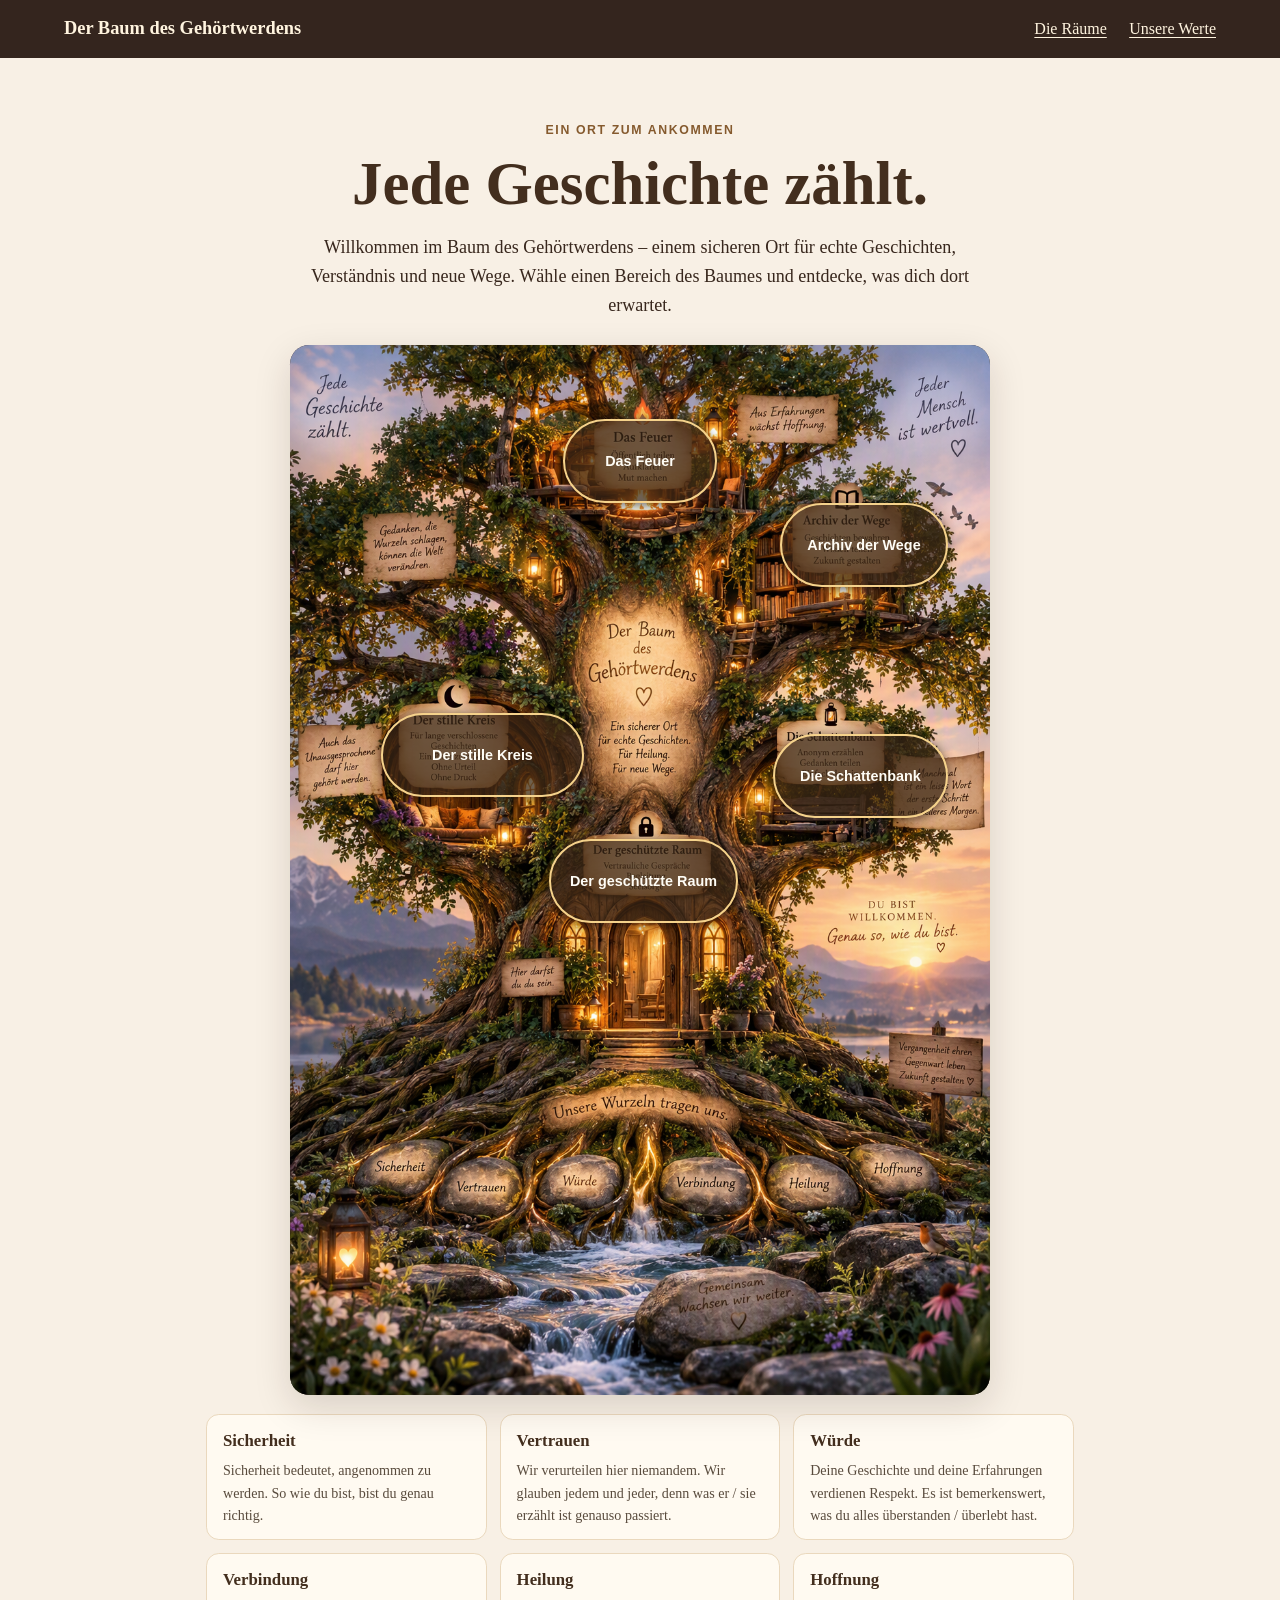
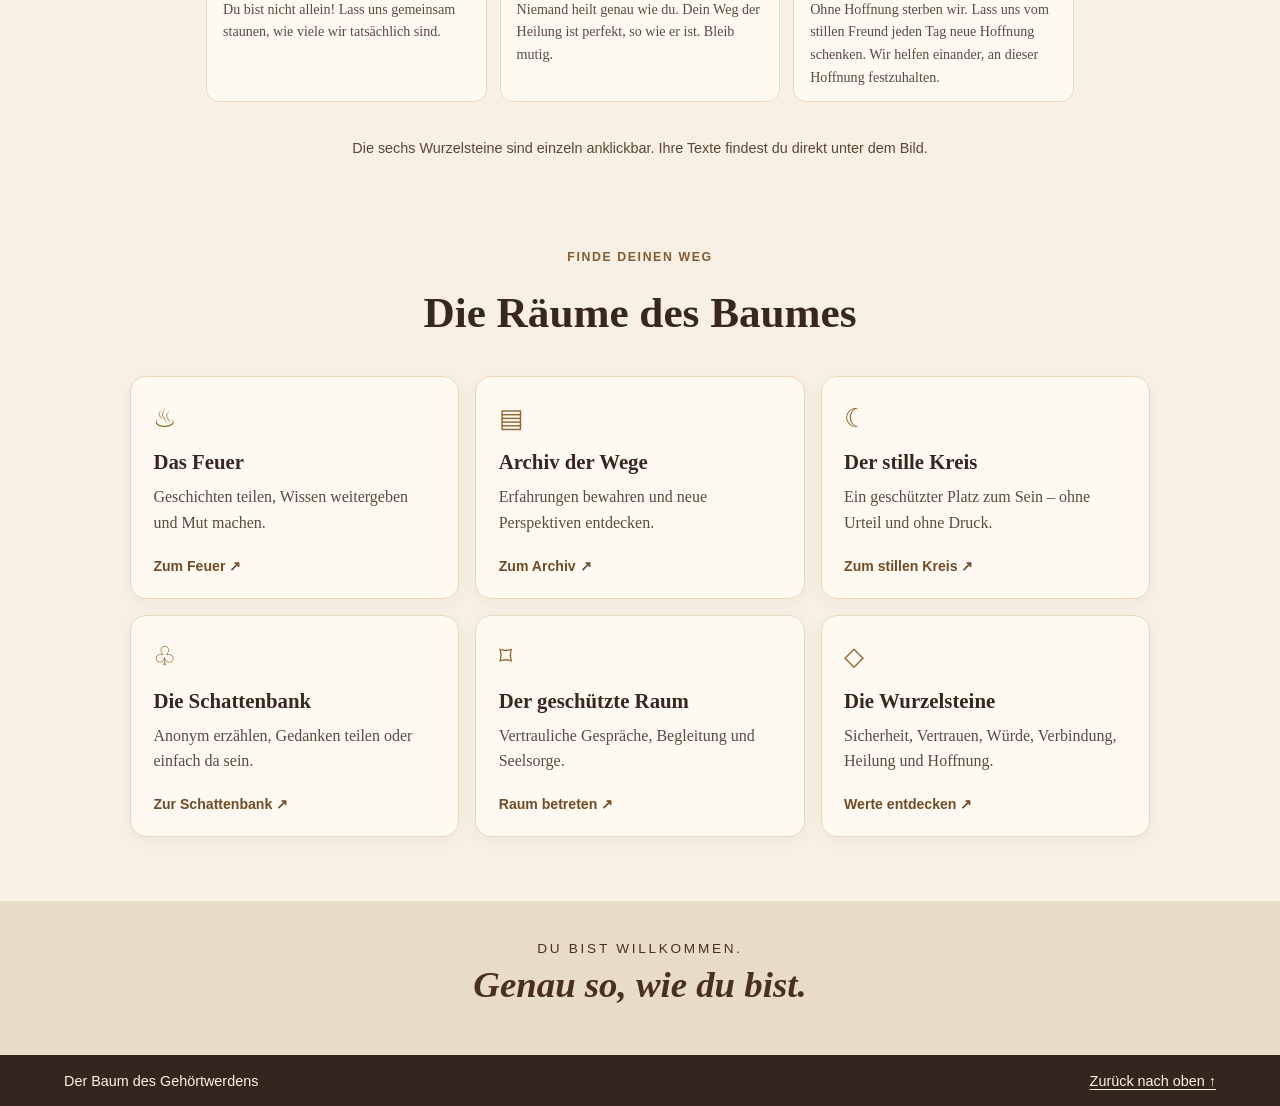
<file: index.html>
<!doctype html>
<html lang="de">
<head>
  <meta charset="utf-8">
  <meta name="viewport" content="width=device-width, initial-scale=1">
  <meta name="theme-color" content="#3c281c">
  <meta name="description" content="Ein sicherer Ort für echte Geschichten, Heilung und neue Wege. Willkommen im Baum des Gehörtwerdens.">
  <title>Der Baum des Gehörtwerdens – Willkommen</title>
  <link rel="stylesheet" href="styles.css">
  <script src="script.js" defer></script>
</head>
<body>
  <a class="sprunglink" href="#hauptinhalt">Direkt zum Inhalt springen</a>
  <header class="kopf">
    <a class="marke" href="index.html" aria-label="Startseite – Der Baum des Gehörtwerdens">Der Baum des Gehörtwerdens</a>
    <nav aria-label="Hauptnavigation">
      <a href="#raeume">Die Räume</a>
      <a href="wurzelsteine/index.html">Unsere Werte</a>
    </nav>
  </header>
  <main id="hauptinhalt">
    <section class="einstieg" aria-labelledby="seitentitel">
      <p class="willkommen">Ein Ort zum Ankommen</p>
      <h1 id="seitentitel">Jede Geschichte zählt.</h1>
      <p class="einstiegstext">Willkommen im Baum des Gehörtwerdens – einem sicheren Ort für echte Geschichten, Verständnis und neue Wege. Wähle einen Bereich des Baumes und entdecke, was dich dort erwartet.</p>
    </section>

    <section class="baumabschnitt" aria-label="Interaktive Karte des Baumes">
      <div class="baumrahmen">
        <img class="baumbild" src="Baum%20des%20Geh%C3%B6rtwerdens.png" alt="Ein leuchtender alter Baum mit Feuerstelle, Bücherarchiv, gemütlichen Rückzugsorten und sechs Wurzelsteinen an einem Bach.">
        <a class="heisspunkt feuer" href="feuer/index.html" aria-label="Das Feuer – zum Teilen und Aufklären"><span>Das Feuer</span></a>
        <a class="heisspunkt archiv" href="archiv/index.html" aria-label="Archiv der Wege – Geschichten bewahren"><span>Archiv der Wege</span></a>
        <a class="heisspunkt kreis" href="stiller-kreis/index.html" aria-label="Der stille Kreis – ein Platz zum Sein"><span>Der stille Kreis</span></a>
        <a class="heisspunkt schattenbank" href="schattenbank/index.html" aria-label="Die Schattenbank – anonym erzählen"><span>Die Schattenbank</span></a>
        <a class="heisspunkt geschuetzter-raum" href="geschuetzter-raum/index.html" aria-label="Der geschützte Raum – vertrauliche Gespräche"><span>Der geschützte Raum</span></a>
        <a class="heisspunkt wurzelstein wurzelstein-sicherheit" href="sicherheit/" aria-label="Sicherheit – Wurzelstein"><span class="nur-lesbar">Sicherheit</span></a>
        <a class="heisspunkt wurzelstein wurzelstein-vertrauen" href="vertrauen/" aria-label="Vertrauen – Wurzelstein"><span class="nur-lesbar">Vertrauen</span></a>
        <a class="heisspunkt wurzelstein wurzelstein-wuerde" href="wuerde/" aria-label="Würde – Wurzelstein"><span class="nur-lesbar">Würde</span></a>
        <a class="heisspunkt wurzelstein wurzelstein-verbindung" href="verbindung/" aria-label="Verbindung – Wurzelstein"><span class="nur-lesbar">Verbindung</span></a>
        <a class="heisspunkt wurzelstein wurzelstein-heilung" href="heilung/" aria-label="Heilung – Wurzelstein"><span class="nur-lesbar">Heilung</span></a>
        <a class="heisspunkt wurzelstein wurzelstein-hoffnung" href="hoffnung/" aria-label="Hoffnung – Wurzelstein"><span class="nur-lesbar">Hoffnung</span></a>
      </div>

      <div class="wurzeltexte" aria-label="Texte der Wurzelsteine">
        <article><h2>Sicherheit</h2><p>Sicherheit bedeutet, angenommen zu werden. So wie du bist, bist du genau richtig.</p></article>
        <article><h2>Vertrauen</h2><p>Wir verurteilen hier niemandem. Wir glauben jedem und jeder, denn was er / sie erzählt ist genauso passiert.</p></article>
        <article><h2>Würde</h2><p>Deine Geschichte und deine Erfahrungen verdienen Respekt. Es ist bemerkenswert, was du alles überstanden / überlebt hast.</p></article>
        <article><h2>Verbindung</h2><p>Du bist nicht allein! Lass uns gemeinsam staunen, wie viele wir tatsächlich sind.</p></article>
        <article><h2>Heilung</h2><p>Niemand heilt genau wie du. Dein Weg der Heilung ist perfekt, so wie er ist. Bleib mutig.</p></article>
        <article><h2>Hoffnung</h2><p>Ohne Hoffnung sterben wir. Lass uns vom stillen Freund jeden Tag neue Hoffnung schenken. Wir helfen einander, an dieser Hoffnung festzuhalten.</p></article>
      </div>
      <p class="bildhinweis">Die sechs Wurzelsteine sind einzeln anklickbar. Ihre Texte findest du direkt unter dem Bild.</p>
    </section>

    <section class="raeume" id="raeume" aria-labelledby="raeume-titel">
      <p class="willkommen">Finde deinen Weg</p>
      <h2 id="raeume-titel">Die Räume des Baumes</h2>
      <div class="kartenraster">
        <a class="raumkarte" href="feuer/index.html"><span class="symbol" aria-hidden="true">♨</span><h3>Das Feuer</h3><p>Geschichten teilen, Wissen weitergeben und Mut machen.</p><span class="weiter">Zum Feuer <span aria-hidden="true">↗</span></span></a>
        <a class="raumkarte" href="archiv/index.html"><span class="symbol" aria-hidden="true">▤</span><h3>Archiv der Wege</h3><p>Erfahrungen bewahren und neue Perspektiven entdecken.</p><span class="weiter">Zum Archiv <span aria-hidden="true">↗</span></span></a>
        <a class="raumkarte" href="stiller-kreis/index.html"><span class="symbol" aria-hidden="true">☾</span><h3>Der stille Kreis</h3><p>Ein geschützter Platz zum Sein – ohne Urteil und ohne Druck.</p><span class="weiter">Zum stillen Kreis <span aria-hidden="true">↗</span></span></a>
        <a class="raumkarte" href="schattenbank/index.html"><span class="symbol" aria-hidden="true">♧</span><h3>Die Schattenbank</h3><p>Anonym erzählen, Gedanken teilen oder einfach da sein.</p><span class="weiter">Zur Schattenbank <span aria-hidden="true">↗</span></span></a>
        <a class="raumkarte" href="geschuetzter-raum/index.html"><span class="symbol" aria-hidden="true">⌑</span><h3>Der geschützte Raum</h3><p>Vertrauliche Gespräche, Begleitung und Seelsorge.</p><span class="weiter">Raum betreten <span aria-hidden="true">↗</span></span></a>
        <a class="raumkarte" href="wurzelsteine/index.html"><span class="symbol" aria-hidden="true">◇</span><h3>Die Wurzelsteine</h3><p>Sicherheit, Vertrauen, Würde, Verbindung, Heilung und Hoffnung.</p><span class="weiter">Werte entdecken <span aria-hidden="true">↗</span></span></a>
      </div>
    </section>
    <section class="schlusswort" aria-label="Einladung"><p>Du bist willkommen.</p><strong>Genau so, wie du bist.</strong></section>
  </main>
  <footer class="fuss"><p>Der Baum des Gehörtwerdens</p><a href="#hauptinhalt">Zurück nach oben ↑</a></footer>
</body>
</html>
</file>
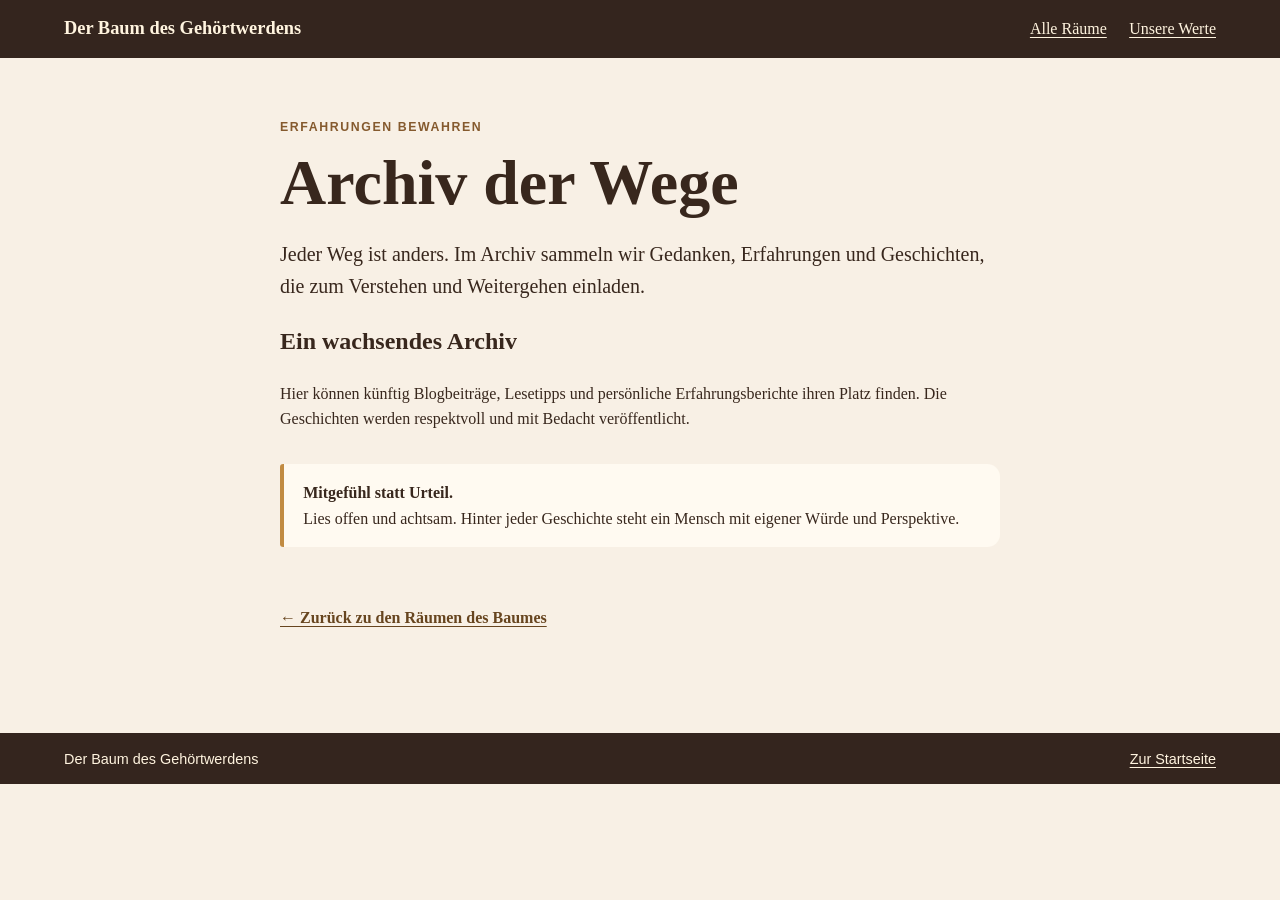
<file: archiv/index.html>
<!doctype html>
<html lang="de"><head><meta charset="utf-8"><meta name="viewport" content="width=device-width, initial-scale=1"><meta name="description" content="Im Archiv der Wege bewahren wir Geschichten und Erfahrungen."><title>Archiv der Wege – Der Baum des Gehörtwerdens</title><link rel="stylesheet" href="../styles.css"></head><body><a class="sprunglink" href="#inhalt">Direkt zum Inhalt springen</a><header class="kopf"><a class="marke" href="../index.html">Der Baum des Gehörtwerdens</a><nav aria-label="Hauptnavigation"><a href="../index.html#raeume">Alle Räume</a><a href="../wurzelsteine/index.html">Unsere Werte</a></nav></header><main id="inhalt" class="unterseite"><article class="sisu"><p class="willkommen">Erfahrungen bewahren</p><h1>Archiv der Wege</h1><p class="lead">Jeder Weg ist anders. Im Archiv sammeln wir Gedanken, Erfahrungen und Geschichten, die zum Verstehen und Weitergehen einladen.</p><h2>Ein wachsendes Archiv</h2><p>Hier können künftig Blogbeiträge, Lesetipps und persönliche Erfahrungsberichte ihren Platz finden. Die Geschichten werden respektvoll und mit Bedacht veröffentlicht.</p><div class="hinweis"><strong>Mitgefühl statt Urteil.</strong><br>Lies offen und achtsam. Hinter jeder Geschichte steht ein Mensch mit eigener Würde und Perspektive.</div><a class="ruecklink" href="../index.html#raeume">← Zurück zu den Räumen des Baumes</a></article></main><footer class="fuss"><p>Der Baum des Gehörtwerdens</p><a href="../index.html">Zur Startseite</a></footer></body></html>
</file>
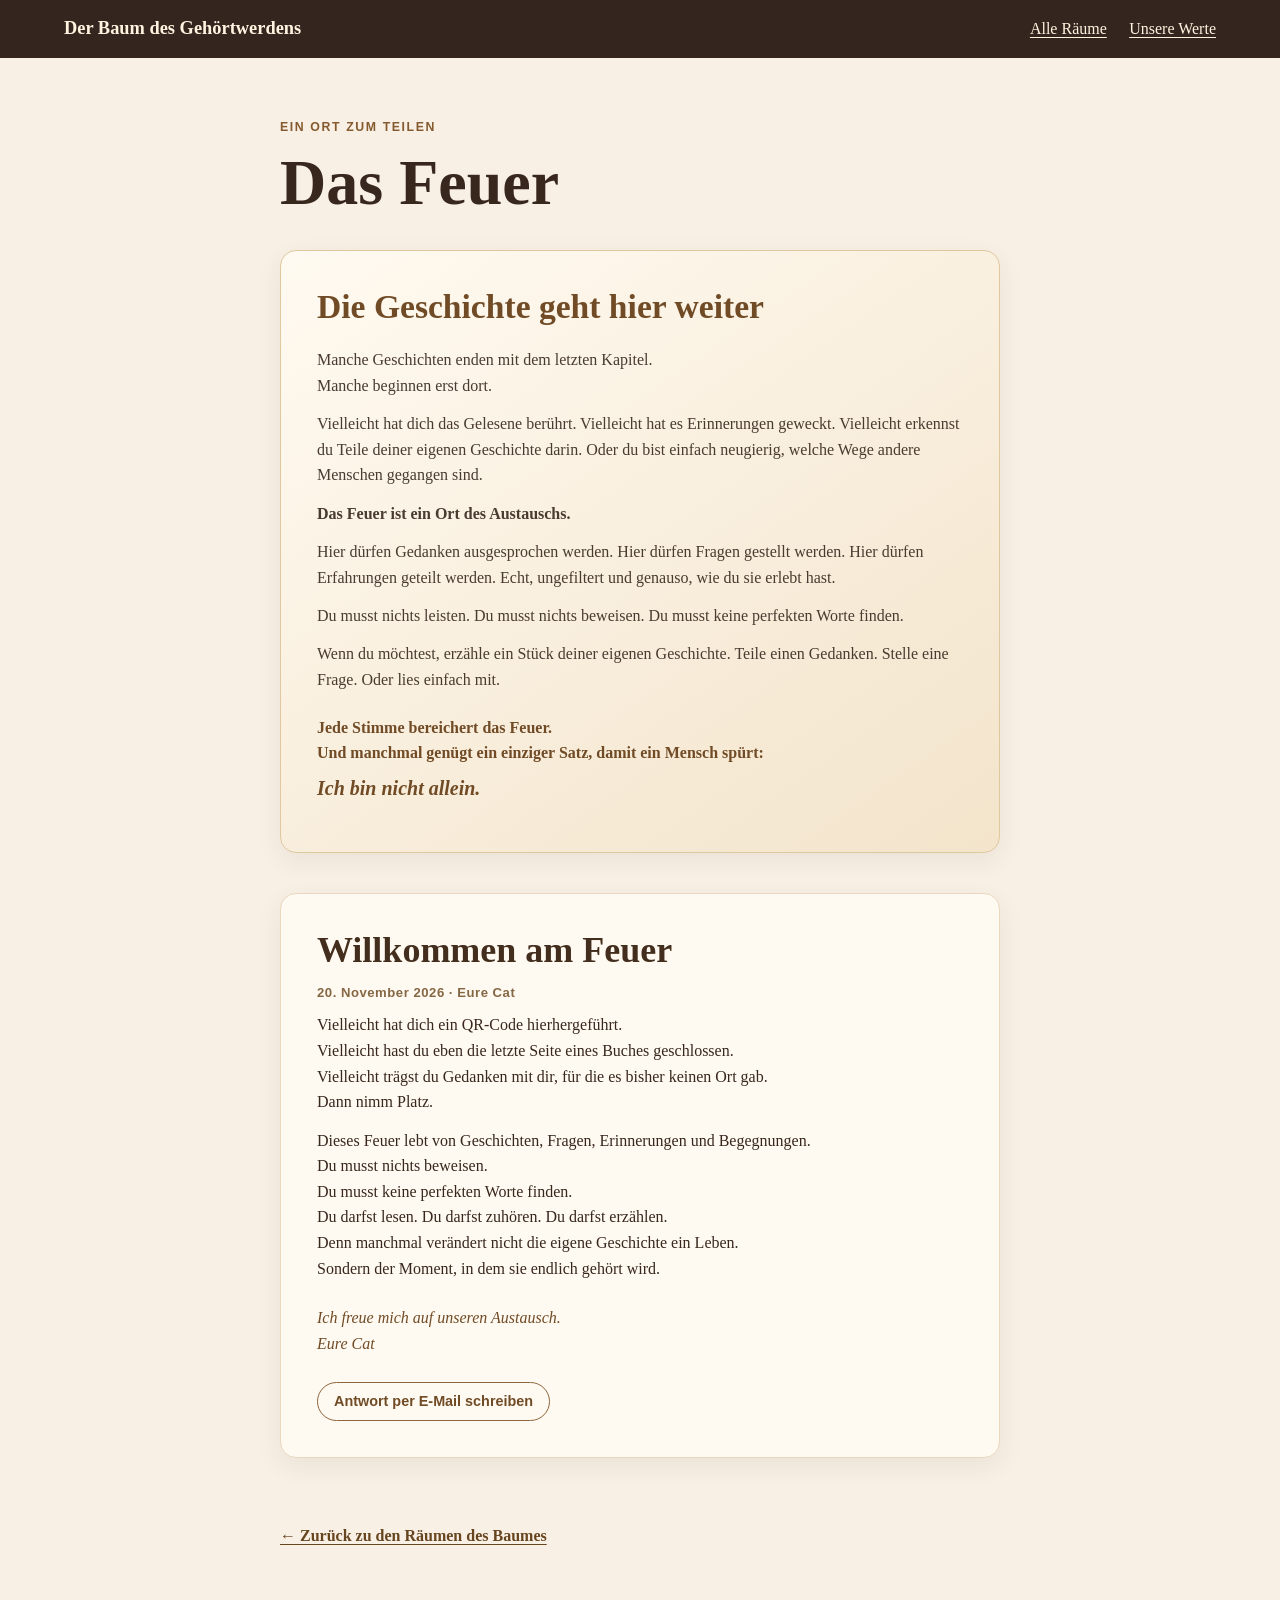
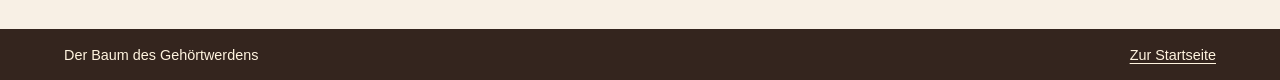
<file: feuer/index.html>
<!doctype html>
<html lang="de">
<head>
  <meta charset="utf-8">
  <meta name="viewport" content="width=device-width, initial-scale=1">
  <meta name="description" content="Am Feuer teilen wir Geschichten, Wissen und Hoffnung.">
  <title>Das Feuer – Der Baum des Gehörtwerdens</title>
  <link rel="stylesheet" href="../styles.css">
  <style>
    .feuer-auftakt{margin:2rem 0;padding:clamp(1.25rem,4vw,2.25rem);background:linear-gradient(145deg,#fffaf1,#f3e4cb);border:1px solid #dfc79e;border-radius:1rem;box-shadow:0 8px 26px #38271d12}
    .feuer-auftakt h2{margin:0 0 1.2rem;color:#704b26;font-size:clamp(1.5rem,4vw,2.1rem);line-height:1.2}
    .feuer-auftakt p{margin:.8rem 0;color:#493b30}
    .feuer-auftakt .auftakt-schluss{margin-top:1.4rem;font-weight:700;color:#704b26}
    .feuer-auftakt .letzter-satz{display:block;margin-top:.35rem;font-size:1.25em;font-style:italic}
    .blogeintrag{margin:2.5rem 0;padding:clamp(1.25rem,4vw,2.25rem);background:#fffaf1;border:1px solid #ead8bd;border-radius:1rem;box-shadow:0 8px 26px #38271d12}
    .blogeintrag h2{margin:0 0 .25rem;color:#432e1e;font-size:clamp(1.55rem,4vw,2.25rem);line-height:1.15}
    .blogeintrag-meta{margin:.35rem 0 1.25rem;color:#856744;font:700 .82rem Arial,sans-serif;letter-spacing:.04em}
    .blogeintrag p{margin:.8rem 0}
    .blogeintrag-signatur{margin-top:1.5rem!important;font-style:italic;color:#704b26}
    .antwort-link{display:inline-block;margin-top:.8rem;padding:.65rem 1rem;border:1px solid #8e673e;border-radius:999px;color:#704b26;font:700 .9rem Arial,sans-serif;text-decoration:none}
    .antwort-link:hover{background:#704b26;color:#fffaf1}
    .antwort-link:focus-visible{outline:3px solid #79542d;outline-offset:3px}
  </style>
</head>
<body>
  <a class="sprunglink" href="#inhalt">Direkt zum Inhalt springen</a>
  <header class="kopf">
    <a class="marke" href="../index.html">Der Baum des Gehörtwerdens</a>
    <nav aria-label="Hauptnavigation"><a href="../index.html#raeume">Alle Räume</a><a href="../wurzelsteine/index.html">Unsere Werte</a></nav>
  </header>
  <main id="inhalt" class="unterseite">
    <article class="sisu">
      <p class="willkommen">Ein Ort zum Teilen</p>
      <h1>Das Feuer</h1>

      <section class="feuer-auftakt" aria-labelledby="auftakt-titel">
        <h2 id="auftakt-titel">Die Geschichte geht hier weiter</h2>
        <p>Manche Geschichten enden mit dem letzten Kapitel.<br>Manche beginnen erst dort.</p>
        <p>Vielleicht hat dich das Gelesene berührt. Vielleicht hat es Erinnerungen geweckt. Vielleicht erkennst du Teile deiner eigenen Geschichte darin. Oder du bist einfach neugierig, welche Wege andere Menschen gegangen sind.</p>
        <p><strong>Das Feuer ist ein Ort des Austauschs.</strong></p>
        <p>Hier dürfen Gedanken ausgesprochen werden. Hier dürfen Fragen gestellt werden. Hier dürfen Erfahrungen geteilt werden. Echt, ungefiltert und genauso, wie du sie erlebt hast.</p>
        <p>Du musst nichts leisten. Du musst nichts beweisen. Du musst keine perfekten Worte finden.</p>
        <p>Wenn du möchtest, erzähle ein Stück deiner eigenen Geschichte. Teile einen Gedanken. Stelle eine Frage. Oder lies einfach mit.</p>
        <p class="auftakt-schluss">Jede Stimme bereichert das Feuer.<br>Und manchmal genügt ein einziger Satz, damit ein Mensch spürt:<span class="letzter-satz">Ich bin nicht allein.</span></p>
      </section>

      <article class="blogeintrag" aria-labelledby="blog-titel">
        <h2 id="blog-titel">Willkommen am Feuer</h2>
        <p class="blogeintrag-meta">20. November 2026 · Eure Cat</p>
        <p>Vielleicht hat dich ein QR-Code hierhergeführt.<br>Vielleicht hast du eben die letzte Seite eines Buches geschlossen.<br>Vielleicht trägst du Gedanken mit dir, für die es bisher keinen Ort gab.<br>Dann nimm Platz.</p>
        <p>Dieses Feuer lebt von Geschichten, Fragen, Erinnerungen und Begegnungen.<br>Du musst nichts beweisen.<br>Du musst keine perfekten Worte finden.<br>Du darfst lesen. Du darfst zuhören. Du darfst erzählen.<br>Denn manchmal verändert nicht die eigene Geschichte ein Leben.<br>Sondern der Moment, in dem sie endlich gehört wird.</p>
        <p class="blogeintrag-signatur">Ich freue mich auf unseren Austausch.<br>Eure Cat</p>
        <a class="antwort-link" href="mailto:weberpol@hotmail.com?subject=Meine%20Antwort%20zum%20Feuer">Antwort per E-Mail schreiben</a>
      </article>

      <a class="ruecklink" href="../index.html#raeume">← Zurück zu den Räumen des Baumes</a>
    </article>
  </main>
  <footer class="fuss"><p>Der Baum des Gehörtwerdens</p><a href="../index.html">Zur Startseite</a></footer>
</body>
</html>
</file>
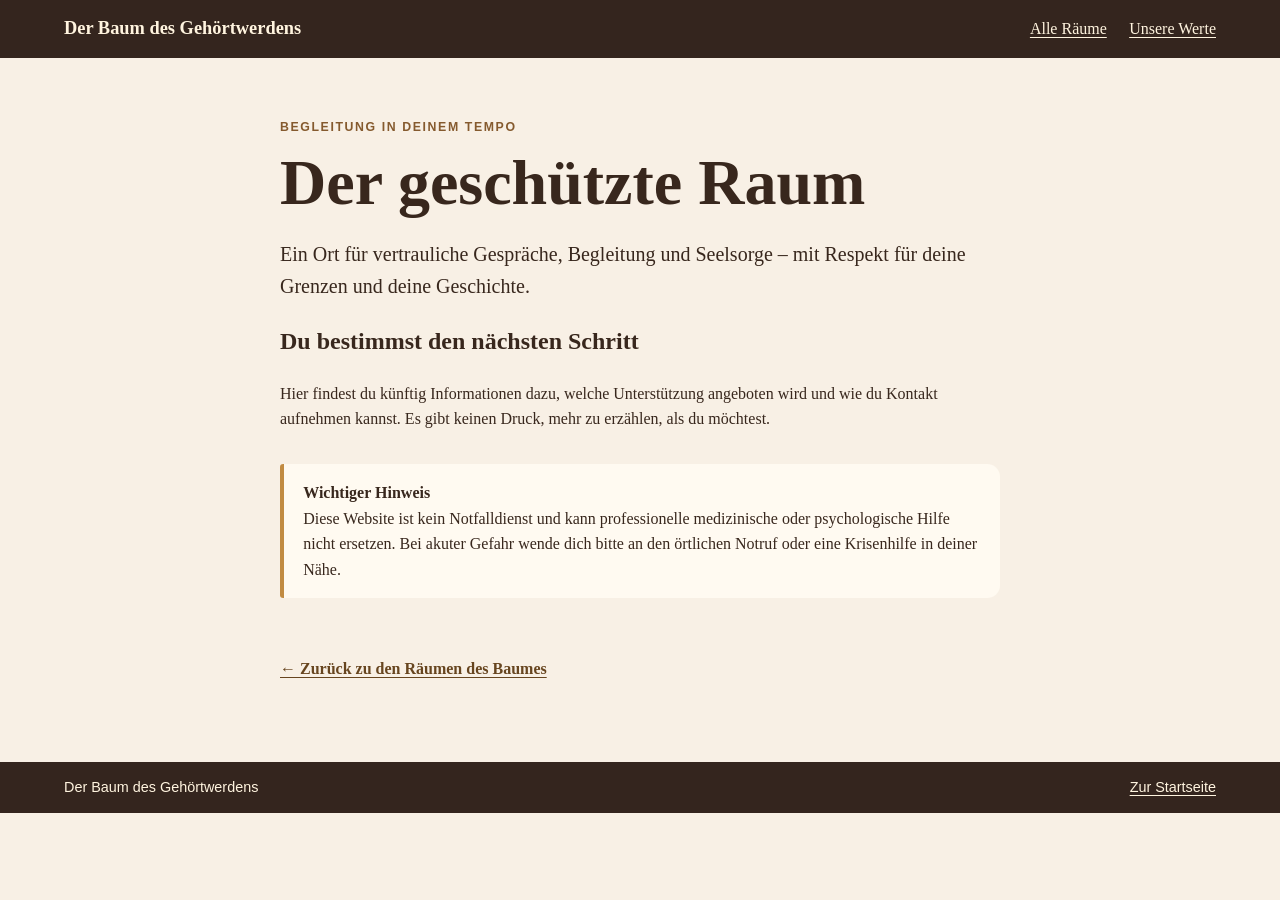
<file: geschuetzter-raum/index.html>
<!doctype html>
<html lang="de"><head><meta charset="utf-8"><meta name="viewport" content="width=device-width, initial-scale=1"><meta name="description" content="Vertrauliche Gespräche, Begleitung und Seelsorge im geschützten Raum."><title>Der geschützte Raum – Der Baum des Gehörtwerdens</title><link rel="stylesheet" href="../styles.css"></head><body><a class="sprunglink" href="#inhalt">Direkt zum Inhalt springen</a><header class="kopf"><a class="marke" href="../index.html">Der Baum des Gehörtwerdens</a><nav aria-label="Hauptnavigation"><a href="../index.html#raeume">Alle Räume</a><a href="../wurzelsteine/index.html">Unsere Werte</a></nav></header><main id="inhalt" class="unterseite"><article class="sisu"><p class="willkommen">Begleitung in deinem Tempo</p><h1>Der geschützte Raum</h1><p class="lead">Ein Ort für vertrauliche Gespräche, Begleitung und Seelsorge – mit Respekt für deine Grenzen und deine Geschichte.</p><h2>Du bestimmst den nächsten Schritt</h2><p>Hier findest du künftig Informationen dazu, welche Unterstützung angeboten wird und wie du Kontakt aufnehmen kannst. Es gibt keinen Druck, mehr zu erzählen, als du möchtest.</p><div class="hinweis"><strong>Wichtiger Hinweis</strong><br>Diese Website ist kein Notfalldienst und kann professionelle medizinische oder psychologische Hilfe nicht ersetzen. Bei akuter Gefahr wende dich bitte an den örtlichen Notruf oder eine Krisenhilfe in deiner Nähe.</div><a class="ruecklink" href="../index.html#raeume">← Zurück zu den Räumen des Baumes</a></article></main><footer class="fuss"><p>Der Baum des Gehörtwerdens</p><a href="../index.html">Zur Startseite</a></footer></body></html>
</file>
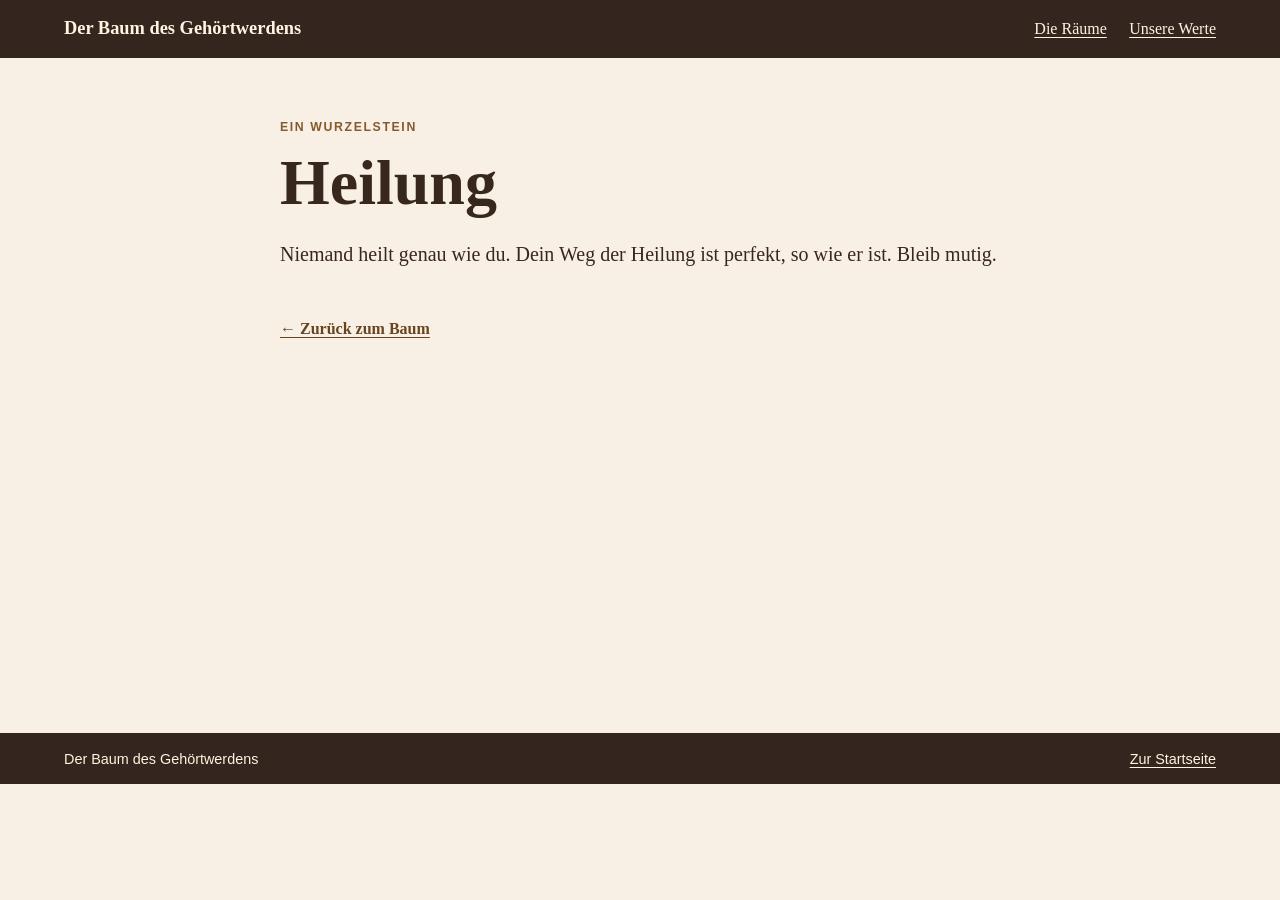
<file: heilung/index.html>
<!doctype html>
<html lang="de"><head><meta charset="utf-8"><meta name="viewport" content="width=device-width, initial-scale=1"><meta name="theme-color" content="#3c281c"><meta name="description" content="Heilung – einer der sechs Wurzelsteine."><title>Heilung – Der Baum des Gehörtwerdens</title><link rel="stylesheet" href="../styles.css"></head>
<body><a class="sprunglink" href="#hauptinhalt">Direkt zum Inhalt springen</a><header class="kopf"><a class="marke" href="../index.html">Der Baum des Gehörtwerdens</a><nav aria-label="Hauptnavigation"><a href="../index.html#raeume">Die Räume</a><a href="../wurzelsteine/index.html">Unsere Werte</a></nav></header><main id="hauptinhalt" class="unterseite"><article class="sisu"><p class="willkommen">Ein Wurzelstein</p><h1>Heilung</h1><p class="lead">Niemand heilt genau wie du. Dein Weg der Heilung ist perfekt, so wie er ist. Bleib mutig.</p><a class="ruecklink" href="../index.html">← Zurück zum Baum</a></article></main><footer class="fuss"><p>Der Baum des Gehörtwerdens</p><a href="../index.html">Zur Startseite</a></footer></body></html>
</file>
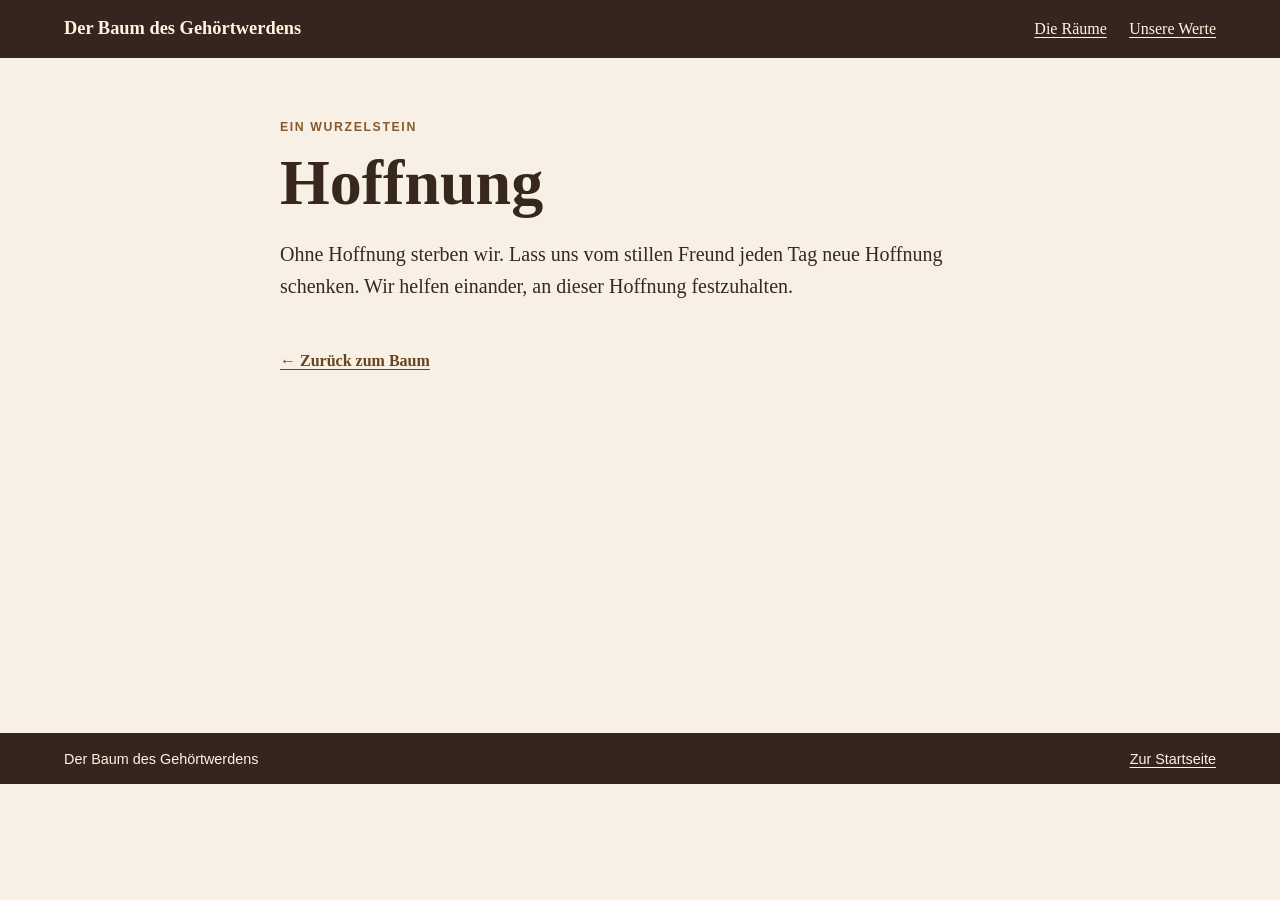
<file: hoffnung/index.html>
<!doctype html>
<html lang="de"><head><meta charset="utf-8"><meta name="viewport" content="width=device-width, initial-scale=1"><meta name="theme-color" content="#3c281c"><meta name="description" content="Hoffnung – einer der sechs Wurzelsteine."><title>Hoffnung – Der Baum des Gehörtwerdens</title><link rel="stylesheet" href="../styles.css"></head>
<body><a class="sprunglink" href="#hauptinhalt">Direkt zum Inhalt springen</a><header class="kopf"><a class="marke" href="../index.html">Der Baum des Gehörtwerdens</a><nav aria-label="Hauptnavigation"><a href="../index.html#raeume">Die Räume</a><a href="../wurzelsteine/index.html">Unsere Werte</a></nav></header><main id="hauptinhalt" class="unterseite"><article class="sisu"><p class="willkommen">Ein Wurzelstein</p><h1>Hoffnung</h1><p class="lead">Ohne Hoffnung sterben wir. Lass uns vom stillen Freund jeden Tag neue Hoffnung schenken. Wir helfen einander, an dieser Hoffnung festzuhalten.</p><a class="ruecklink" href="../index.html">← Zurück zum Baum</a></article></main><footer class="fuss"><p>Der Baum des Gehörtwerdens</p><a href="../index.html">Zur Startseite</a></footer></body></html>
</file>
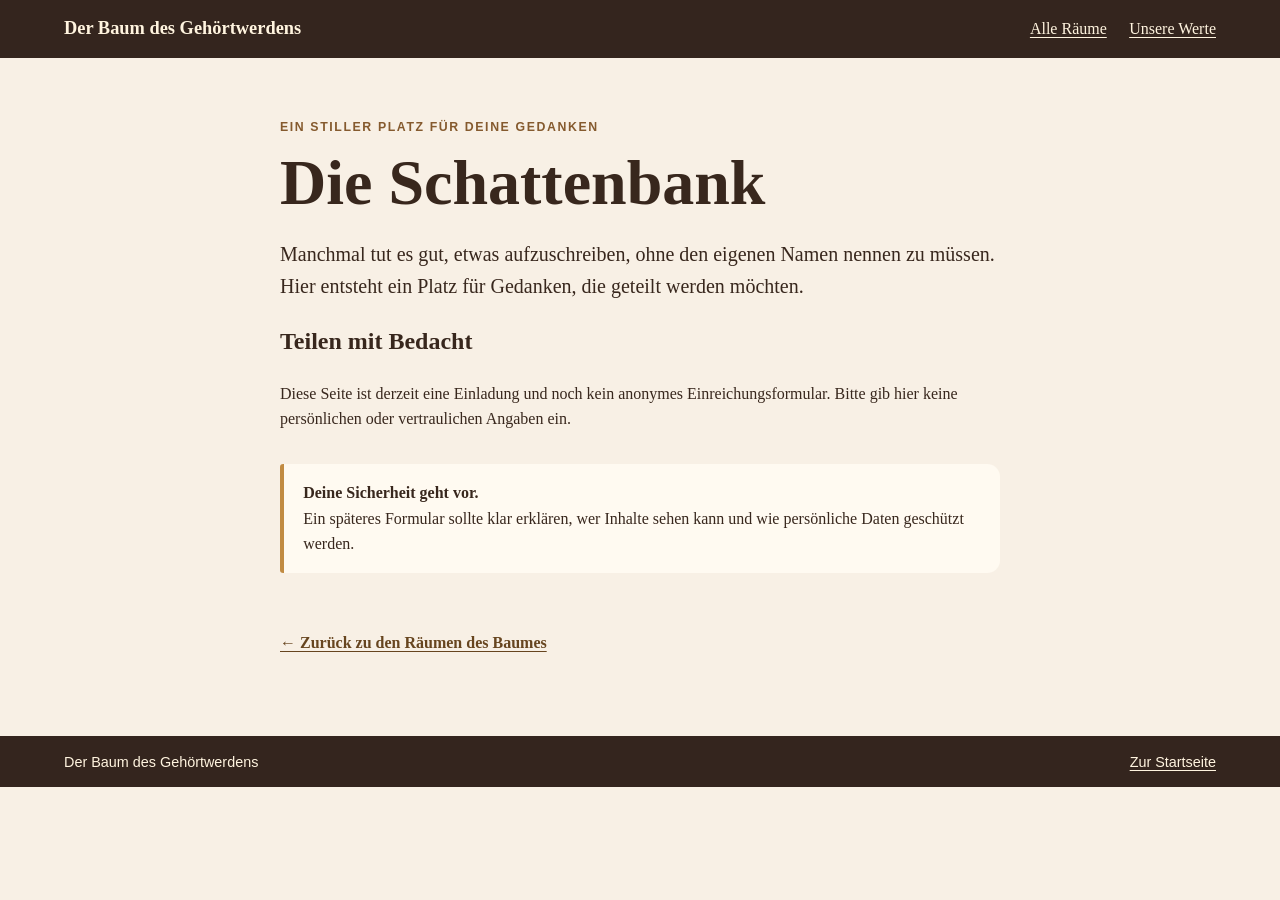
<file: schattenbank/index.html>
<!doctype html>
<html lang="de"><head><meta charset="utf-8"><meta name="viewport" content="width=device-width, initial-scale=1"><meta name="description" content="Die Schattenbank: ein Ort, um anonym Gedanken zu teilen."><title>Die Schattenbank – Der Baum des Gehörtwerdens</title><link rel="stylesheet" href="../styles.css"></head><body><a class="sprunglink" href="#inhalt">Direkt zum Inhalt springen</a><header class="kopf"><a class="marke" href="../index.html">Der Baum des Gehörtwerdens</a><nav aria-label="Hauptnavigation"><a href="../index.html#raeume">Alle Räume</a><a href="../wurzelsteine/index.html">Unsere Werte</a></nav></header><main id="inhalt" class="unterseite"><article class="sisu"><p class="willkommen">Ein stiller Platz für deine Gedanken</p><h1>Die Schattenbank</h1><p class="lead">Manchmal tut es gut, etwas aufzuschreiben, ohne den eigenen Namen nennen zu müssen. Hier entsteht ein Platz für Gedanken, die geteilt werden möchten.</p><h2>Teilen mit Bedacht</h2><p>Diese Seite ist derzeit eine Einladung und noch kein anonymes Einreichungsformular. Bitte gib hier keine persönlichen oder vertraulichen Angaben ein.</p><div class="hinweis"><strong>Deine Sicherheit geht vor.</strong><br>Ein späteres Formular sollte klar erklären, wer Inhalte sehen kann und wie persönliche Daten geschützt werden.</div><a class="ruecklink" href="../index.html#raeume">← Zurück zu den Räumen des Baumes</a></article></main><footer class="fuss"><p>Der Baum des Gehörtwerdens</p><a href="../index.html">Zur Startseite</a></footer></body></html>
</file>
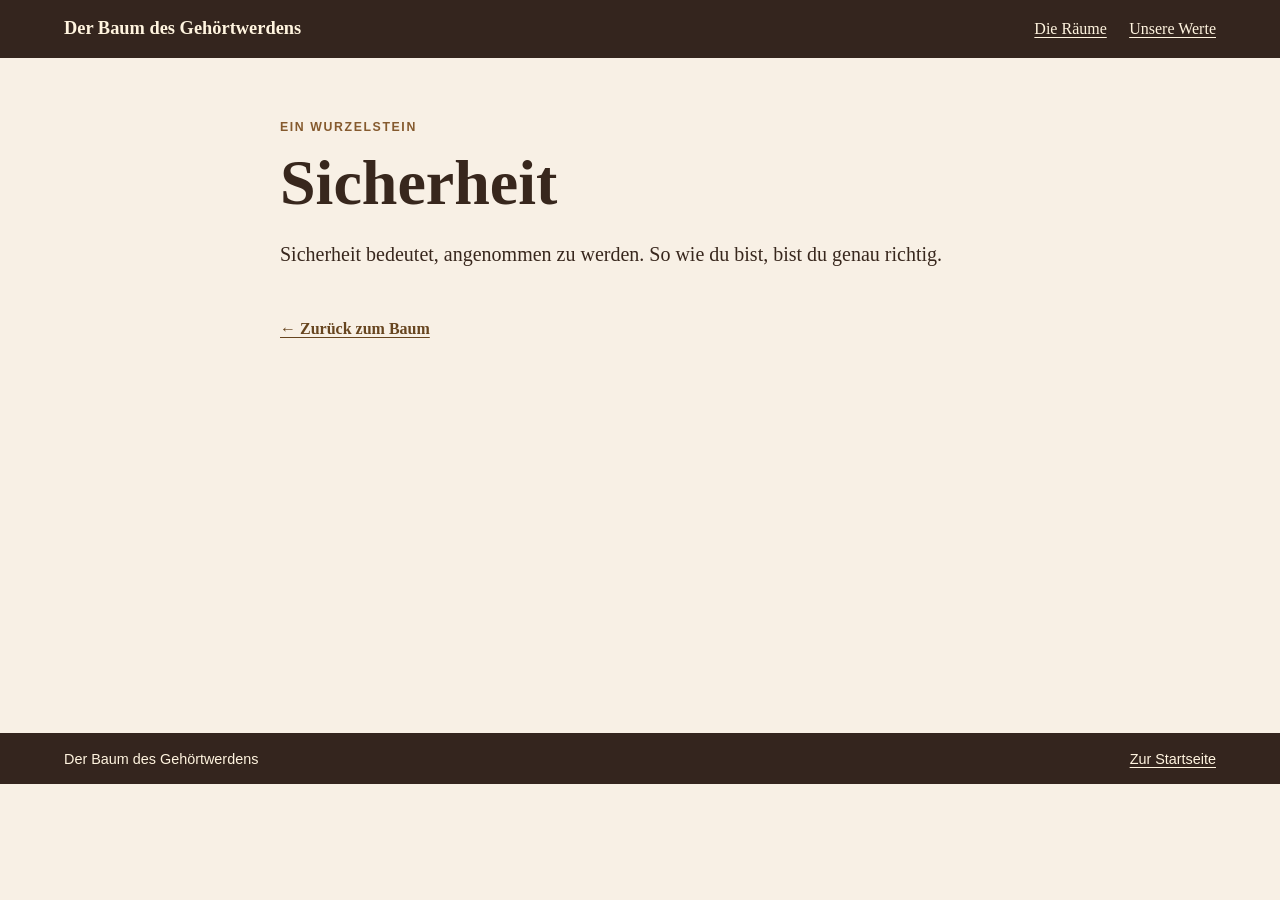
<file: sicherheit/index.html>
<!doctype html>
<html lang="de"><head><meta charset="utf-8"><meta name="viewport" content="width=device-width, initial-scale=1"><meta name="theme-color" content="#3c281c"><meta name="description" content="Sicherheit – einer der sechs Wurzelsteine."><title>Sicherheit – Der Baum des Gehörtwerdens</title><link rel="stylesheet" href="../styles.css"></head>
<body><a class="sprunglink" href="#hauptinhalt">Direkt zum Inhalt springen</a><header class="kopf"><a class="marke" href="../index.html">Der Baum des Gehörtwerdens</a><nav aria-label="Hauptnavigation"><a href="../index.html#raeume">Die Räume</a><a href="../wurzelsteine/index.html">Unsere Werte</a></nav></header><main id="hauptinhalt" class="unterseite"><article class="sisu"><p class="willkommen">Ein Wurzelstein</p><h1>Sicherheit</h1><p class="lead">Sicherheit bedeutet, angenommen zu werden. So wie du bist, bist du genau richtig.</p><a class="ruecklink" href="../index.html">← Zurück zum Baum</a></article></main><footer class="fuss"><p>Der Baum des Gehörtwerdens</p><a href="../index.html">Zur Startseite</a></footer></body></html>
</file>
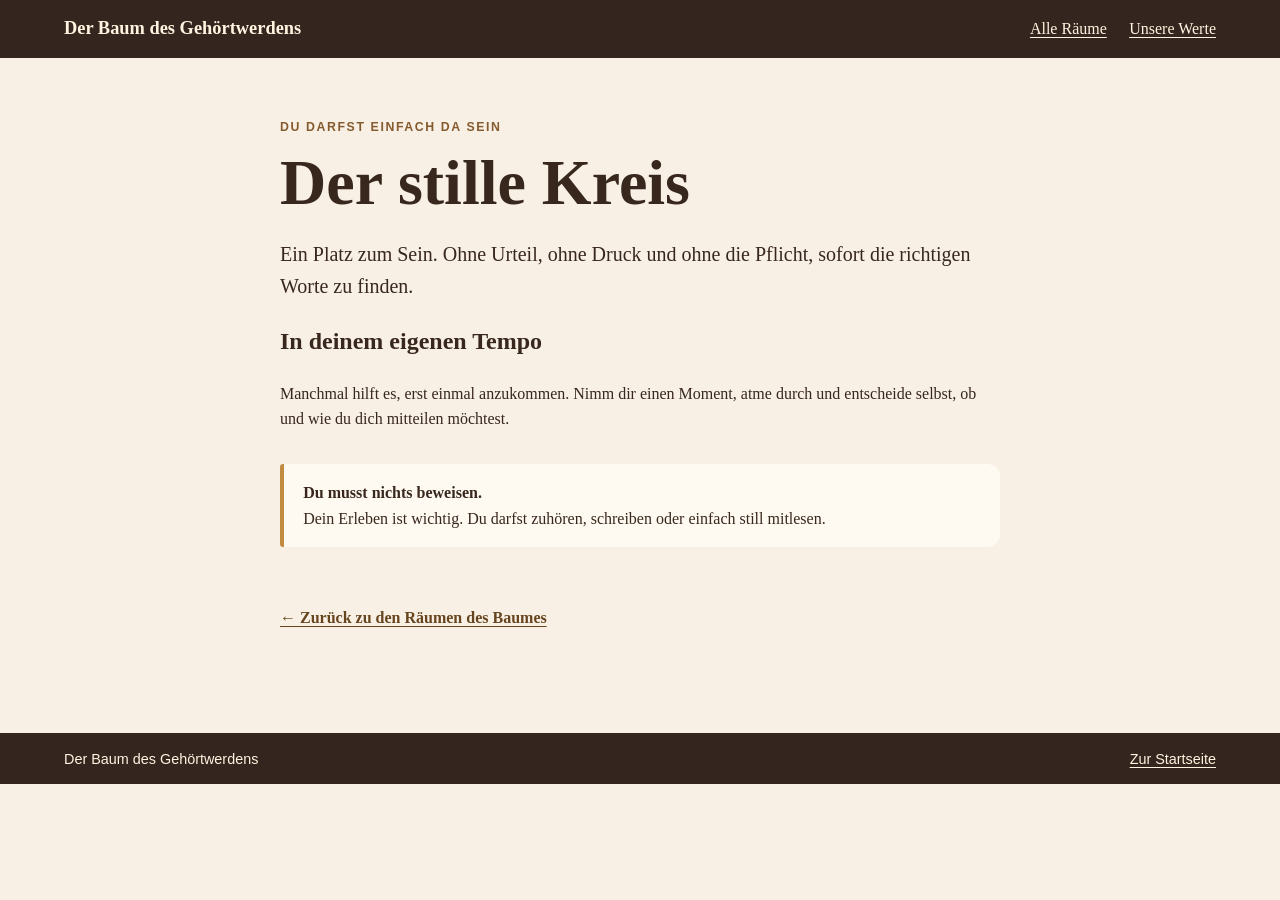
<file: stiller-kreis/index.html>
<!doctype html>
<html lang="de"><head><meta charset="utf-8"><meta name="viewport" content="width=device-width, initial-scale=1"><meta name="description" content="Der stille Kreis ist ein Platz zum Sein – ohne Urteil und ohne Druck."><title>Der stille Kreis – Der Baum des Gehörtwerdens</title><link rel="stylesheet" href="../styles.css"></head><body><a class="sprunglink" href="#inhalt">Direkt zum Inhalt springen</a><header class="kopf"><a class="marke" href="../index.html">Der Baum des Gehörtwerdens</a><nav aria-label="Hauptnavigation"><a href="../index.html#raeume">Alle Räume</a><a href="../wurzelsteine/index.html">Unsere Werte</a></nav></header><main id="inhalt" class="unterseite"><article class="sisu"><p class="willkommen">Du darfst einfach da sein</p><h1>Der stille Kreis</h1><p class="lead">Ein Platz zum Sein. Ohne Urteil, ohne Druck und ohne die Pflicht, sofort die richtigen Worte zu finden.</p><h2>In deinem eigenen Tempo</h2><p>Manchmal hilft es, erst einmal anzukommen. Nimm dir einen Moment, atme durch und entscheide selbst, ob und wie du dich mitteilen möchtest.</p><div class="hinweis"><strong>Du musst nichts beweisen.</strong><br>Dein Erleben ist wichtig. Du darfst zuhören, schreiben oder einfach still mitlesen.</div><a class="ruecklink" href="../index.html#raeume">← Zurück zu den Räumen des Baumes</a></article></main><footer class="fuss"><p>Der Baum des Gehörtwerdens</p><a href="../index.html">Zur Startseite</a></footer></body></html>
</file>
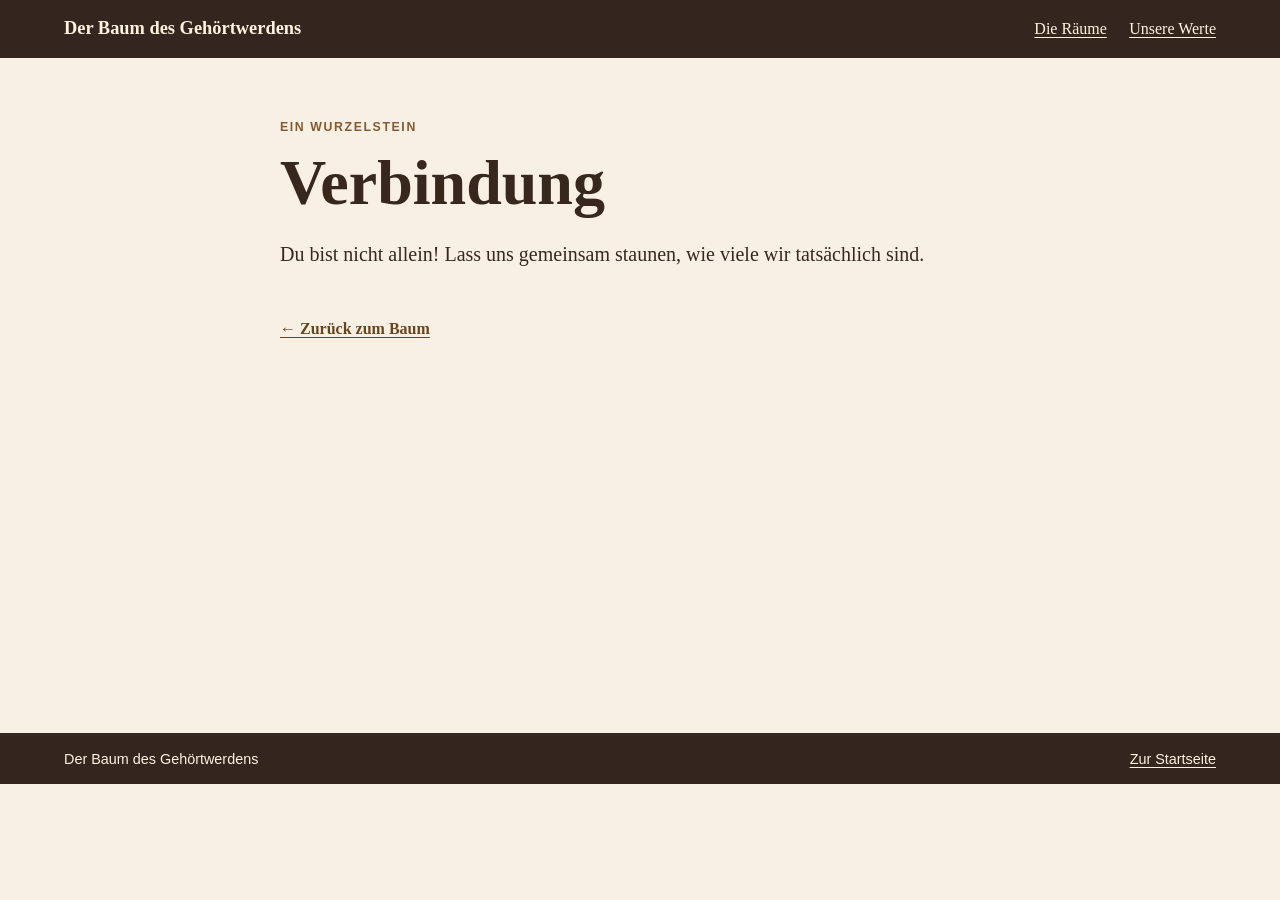
<file: verbindung/index.html>
<!doctype html>
<html lang="de"><head><meta charset="utf-8"><meta name="viewport" content="width=device-width, initial-scale=1"><meta name="theme-color" content="#3c281c"><meta name="description" content="Verbindung – einer der sechs Wurzelsteine."><title>Verbindung – Der Baum des Gehörtwerdens</title><link rel="stylesheet" href="../styles.css"></head>
<body><a class="sprunglink" href="#hauptinhalt">Direkt zum Inhalt springen</a><header class="kopf"><a class="marke" href="../index.html">Der Baum des Gehörtwerdens</a><nav aria-label="Hauptnavigation"><a href="../index.html#raeume">Die Räume</a><a href="../wurzelsteine/index.html">Unsere Werte</a></nav></header><main id="hauptinhalt" class="unterseite"><article class="sisu"><p class="willkommen">Ein Wurzelstein</p><h1>Verbindung</h1><p class="lead">Du bist nicht allein! Lass uns gemeinsam staunen, wie viele wir tatsächlich sind.</p><a class="ruecklink" href="../index.html">← Zurück zum Baum</a></article></main><footer class="fuss"><p>Der Baum des Gehörtwerdens</p><a href="../index.html">Zur Startseite</a></footer></body></html>
</file>
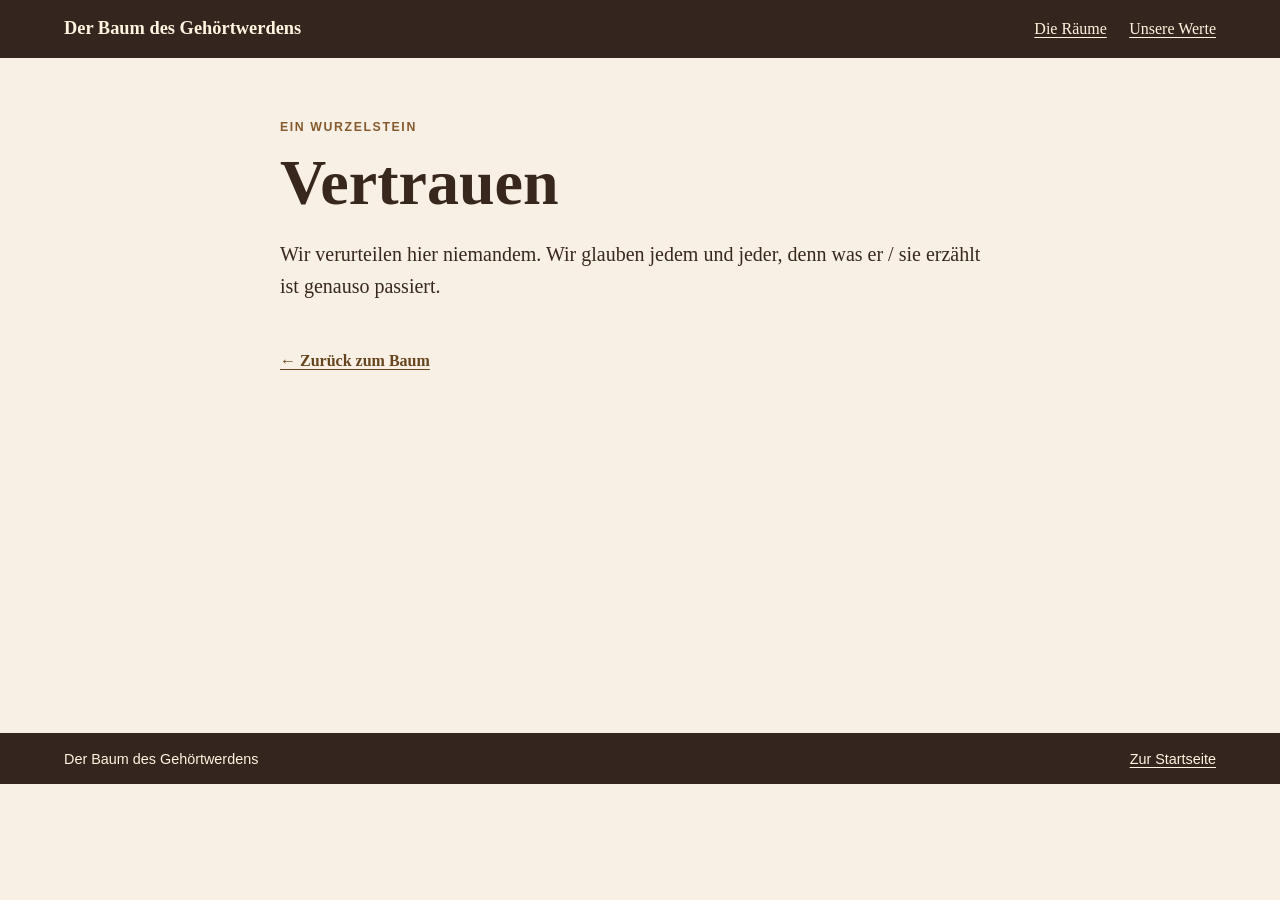
<file: vertrauen/index.html>
<!doctype html>
<html lang="de"><head><meta charset="utf-8"><meta name="viewport" content="width=device-width, initial-scale=1"><meta name="theme-color" content="#3c281c"><meta name="description" content="Vertrauen – einer der sechs Wurzelsteine."><title>Vertrauen – Der Baum des Gehörtwerdens</title><link rel="stylesheet" href="../styles.css"></head>
<body><a class="sprunglink" href="#hauptinhalt">Direkt zum Inhalt springen</a><header class="kopf"><a class="marke" href="../index.html">Der Baum des Gehörtwerdens</a><nav aria-label="Hauptnavigation"><a href="../index.html#raeume">Die Räume</a><a href="../wurzelsteine/index.html">Unsere Werte</a></nav></header><main id="hauptinhalt" class="unterseite"><article class="sisu"><p class="willkommen">Ein Wurzelstein</p><h1>Vertrauen</h1><p class="lead">Wir verurteilen hier niemandem. Wir glauben jedem und jeder, denn was er / sie erzählt ist genauso passiert.</p><a class="ruecklink" href="../index.html">← Zurück zum Baum</a></article></main><footer class="fuss"><p>Der Baum des Gehörtwerdens</p><a href="../index.html">Zur Startseite</a></footer></body></html>
</file>
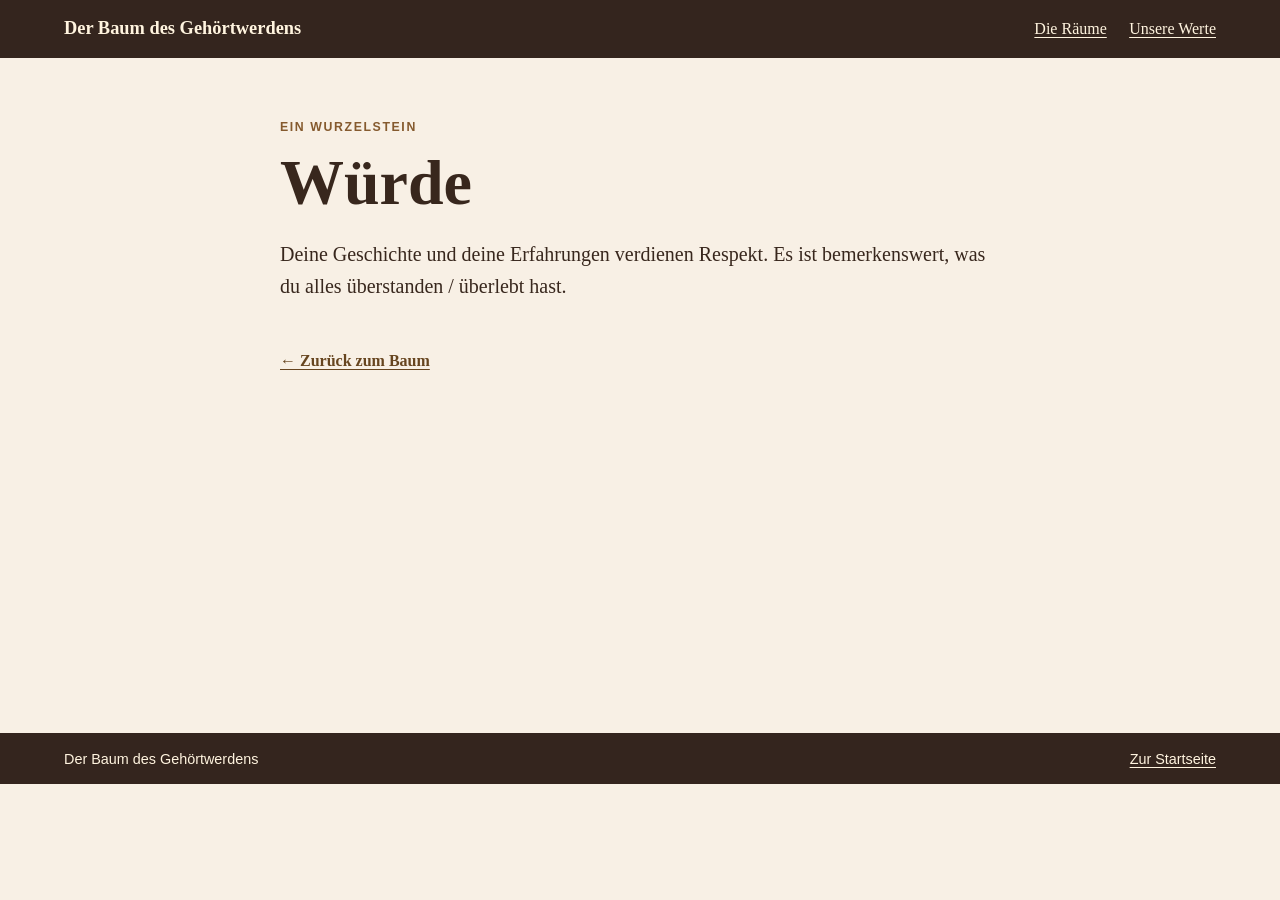
<file: wuerde/index.html>
<!doctype html>
<html lang="de"><head><meta charset="utf-8"><meta name="viewport" content="width=device-width, initial-scale=1"><meta name="theme-color" content="#3c281c"><meta name="description" content="Würde – einer der sechs Wurzelsteine."><title>Würde – Der Baum des Gehörtwerdens</title><link rel="stylesheet" href="../styles.css"></head>
<body><a class="sprunglink" href="#hauptinhalt">Direkt zum Inhalt springen</a><header class="kopf"><a class="marke" href="../index.html">Der Baum des Gehörtwerdens</a><nav aria-label="Hauptnavigation"><a href="../index.html#raeume">Die Räume</a><a href="../wurzelsteine/index.html">Unsere Werte</a></nav></header><main id="hauptinhalt" class="unterseite"><article class="sisu"><p class="willkommen">Ein Wurzelstein</p><h1>Würde</h1><p class="lead">Deine Geschichte und deine Erfahrungen verdienen Respekt. Es ist bemerkenswert, was du alles überstanden / überlebt hast.</p><a class="ruecklink" href="../index.html">← Zurück zum Baum</a></article></main><footer class="fuss"><p>Der Baum des Gehörtwerdens</p><a href="../index.html">Zur Startseite</a></footer></body></html>
</file>
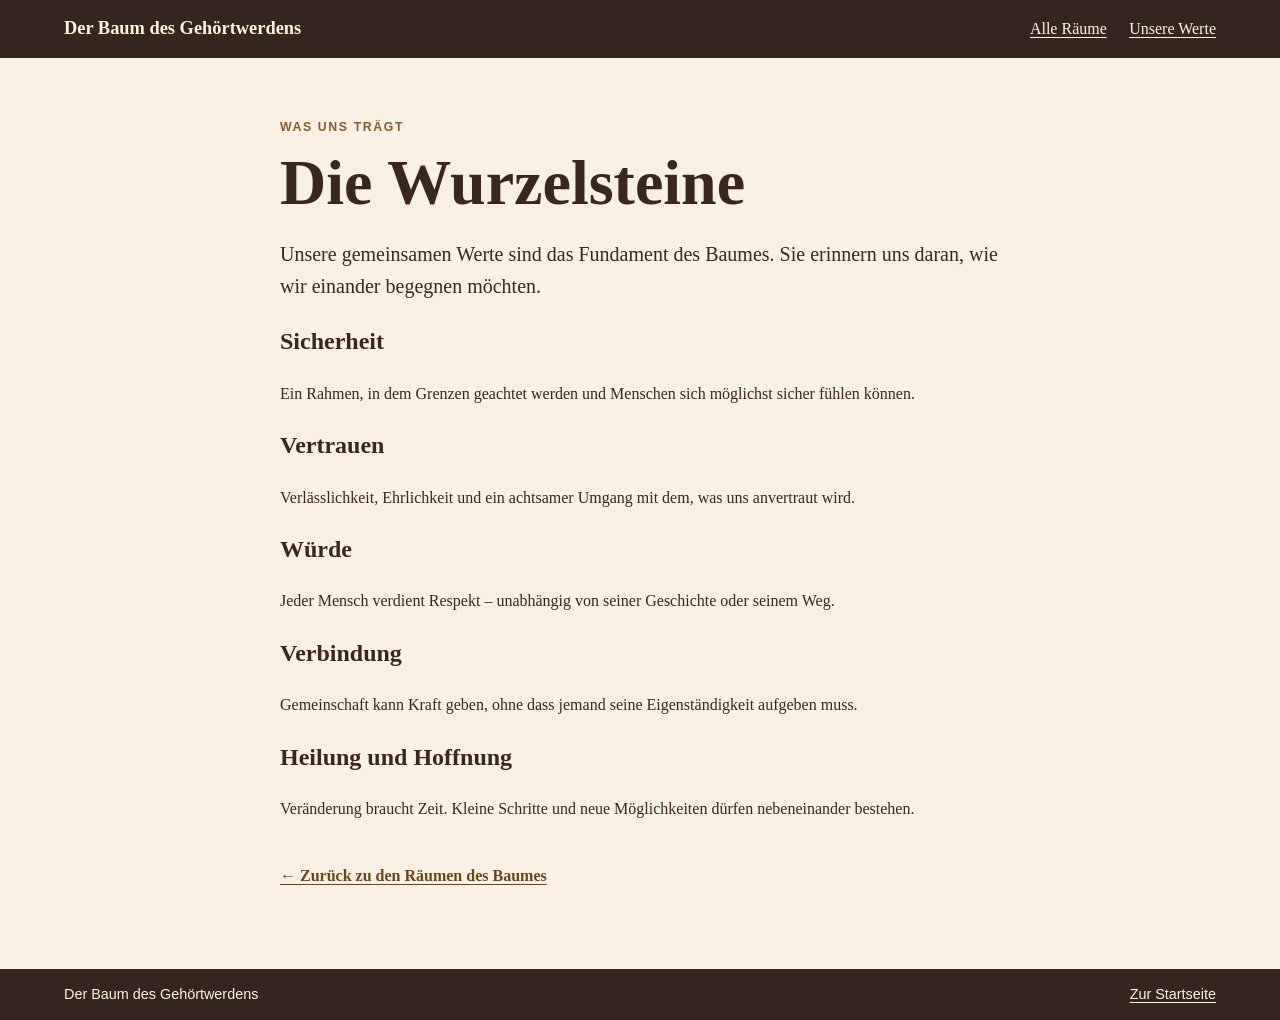
<file: wurzelsteine/index.html>
<!doctype html>
<html lang="de"><head><meta charset="utf-8"><meta name="viewport" content="width=device-width, initial-scale=1"><meta name="description" content="Sicherheit, Vertrauen, Würde, Verbindung, Heilung und Hoffnung – die Wurzeln unseres Miteinanders."><title>Die Wurzelsteine – Der Baum des Gehörtwerdens</title><link rel="stylesheet" href="../styles.css"></head><body><a class="sprunglink" href="#inhalt">Direkt zum Inhalt springen</a><header class="kopf"><a class="marke" href="../index.html">Der Baum des Gehörtwerdens</a><nav aria-label="Hauptnavigation"><a href="../index.html#raeume">Alle Räume</a><a href="index.html">Unsere Werte</a></nav></header><main id="inhalt" class="unterseite"><article class="sisu"><p class="willkommen">Was uns trägt</p><h1>Die Wurzelsteine</h1><p class="lead">Unsere gemeinsamen Werte sind das Fundament des Baumes. Sie erinnern uns daran, wie wir einander begegnen möchten.</p><h2>Sicherheit</h2><p>Ein Rahmen, in dem Grenzen geachtet werden und Menschen sich möglichst sicher fühlen können.</p><h2>Vertrauen</h2><p>Verlässlichkeit, Ehrlichkeit und ein achtsamer Umgang mit dem, was uns anvertraut wird.</p><h2>Würde</h2><p>Jeder Mensch verdient Respekt – unabhängig von seiner Geschichte oder seinem Weg.</p><h2>Verbindung</h2><p>Gemeinschaft kann Kraft geben, ohne dass jemand seine Eigenständigkeit aufgeben muss.</p><h2>Heilung und Hoffnung</h2><p>Veränderung braucht Zeit. Kleine Schritte und neue Möglichkeiten dürfen nebeneinander bestehen.</p><a class="ruecklink" href="../index.html#raeume">← Zurück zu den Räumen des Baumes</a></article></main><footer class="fuss"><p>Der Baum des Gehörtwerdens</p><a href="../index.html">Zur Startseite</a></footer></body></html>
</file>
<file: styles.css>
:root{color-scheme:light;--dunkel:#38271d;--braun:#694329;--gold:#d9a85d;--creme:#fff6e8;--papier:#f6ead7;--gruen:#354332;--schatten:0 12px 36px #27170e25}*{box-sizing:border-box}html{scroll-behavior:smooth}body{margin:0;background:#f8f0e5;color:var(--dunkel);font-family:Georgia,'Times New Roman',serif;line-height:1.6}.sprunglink{position:absolute;left:1rem;top:-5rem;background:white;color:#21160f;padding:.7rem 1rem;z-index:20}.sprunglink:focus{top:1rem}.kopf{display:flex;justify-content:space-between;align-items:center;gap:1rem;padding:.9rem clamp(1rem,5vw,4rem);background:#34251e;color:#fff4df}.marke{font-weight:bold;font-size:1.15rem;color:inherit;text-decoration:none}.kopf nav{display:flex;gap:1.4rem}.kopf a,.fuss a{color:inherit;text-underline-offset:.2em}.kopf a:focus-visible,.fuss a:focus-visible{outline:3px solid #f1c979;outline-offset:4px}.einstieg{text-align:center;max-width:760px;margin:0 auto;padding:3.2rem 1.25rem 1.6rem}.willkommen{color:#855a2e;letter-spacing:.13em;text-transform:uppercase;font:700 .77rem/1.4 Arial,sans-serif}.einstieg h1{font-size:clamp(2rem,5vw,3.8rem);line-height:1.08;margin:.45rem 0 1rem;color:#432e1e}.einstiegstext{font-size:1.13rem;max-width:660px;margin:auto}.baumabschnitt{max-width:900px;margin:0 auto;padding:0 1rem}.baumrahmen{position:relative;width:min(100%,700px);margin:0 auto;overflow:hidden;border-radius:1.2rem;box-shadow:var(--schatten);background:#34251e}.baumbild{display:block;width:100%;height:auto}.heisspunkt{position:absolute;display:flex;align-items:center;justify-content:center;text-align:center;padding:.3rem;color:#fffdf6;background:#3a2615b8;border:2px solid #f5d28b;border-radius:999px;text-decoration:none;font:bold clamp(.55rem,1.4vw,.9rem)/1.15 Arial,sans-serif;box-shadow:0 2px 12px #160c08aa;transition:transform .2s ease,background-color .2s ease,box-shadow .2s ease}.heisspunkt span{max-width:100%}.heisspunkt:hover{transform:scale(1.09);background:#765024ed;box-shadow:0 0 0 5px #ffe4a155,0 5px 16px #160c08aa}.heisspunkt:focus-visible{outline:4px solid white;outline-offset:3px;background:#563817}.feuer{left:39%;top:7%;width:22%;height:8%}.archiv{left:70%;top:15%;width:24%;height:8%}.kreis{left:13%;top:35%;width:29%;height:8%}.schattenbank{left:69%;top:37%;width:25%;height:8%}.geschuetzter-raum{left:37%;top:47%;width:27%;height:8%}.wurzelstein{top:76.8%;width:10.2%;height:6.2%;padding:0;color:transparent;background:transparent;border:2px solid transparent;border-radius:50%;box-shadow:none;font-size:0;line-height:0;transform:none;transition:border-color .18s ease,box-shadow .18s ease}.wurzelstein:hover{transform:none;background:transparent;border-color:#e4b85e;box-shadow:0 0 0 2px #e4b85e55}.wurzelstein:focus-visible{outline:2px solid #f5d28b;outline-offset:2px;background:transparent}.nur-lesbar{position:absolute;width:1px;height:1px;padding:0;margin:-1px;overflow:hidden;clip:rect(0,0,0,0);white-space:nowrap;border:0}.wurzelstein-sicherheit{left:10.5%}.wurzelstein-vertrauen{left:22.3%}.wurzelstein-wuerde{left:36.4%}.wurzelstein-verbindung{left:54.2%}.wurzelstein-heilung{left:69.1%}.wurzelstein-hoffnung{left:81.8%}.wurzeltexte{display:grid;grid-template-columns:repeat(3,minmax(0,1fr));gap:.8rem;margin:1.2rem 0 2.4rem}.wurzeltexte article{background:#fffaf1;border:1px solid #ead8bd;border-radius:.8rem;padding:.8rem 1rem}.wurzeltexte h2{font-size:1.05rem;margin:0 0 .25rem;color:#432e1e}.wurzeltexte p{font-size:.88rem;margin:0;color:#594b3d}.bildhinweis{text-align:center;color:#594735;font:.9rem Arial,sans-serif;margin:1rem 0 3rem}.raeume{max-width:1100px;margin:0 auto;padding:2rem clamp(1rem,4vw,2.5rem) 4rem}.raeume>.willkommen,.raeume>h2{text-align:center}.raeume h2{font-size:clamp(1.8rem,4vw,2.7rem);margin:.3rem 0 1.8rem}.kartenraster{display:grid;grid-template-columns:repeat(3,minmax(0,1fr));gap:1rem}.raumkarte{display:block;padding:1.35rem 1.4rem 1.2rem;background:#fffaf1;border:1px solid #ead8bd;border-radius:1rem;box-shadow:0 4px 18px #3a26140c;color:inherit;text-decoration:none;transition:transform .2s ease,box-shadow .2s ease,border-color .2s ease}.raumkarte:hover{transform:translateY(-4px);border-color:#c49a5b;box-shadow:var(--schatten)}.raumkarte:focus-visible{outline:3px solid #79542d;outline-offset:3px}.symbol{font-size:1.6rem;color:#95652d}.raumkarte h3{margin:.35rem 0;font-size:1.3rem}.raumkarte p{margin:.3rem 0 1.1rem;color:#594b3d}.weiter{font:700 .88rem Arial,sans-serif;color:#704b26}.schlusswort{text-align:center;background:#e9dcc6;padding:2.5rem 1rem;color:#49301d}.schlusswort p{margin:0;font:.85rem Arial,sans-serif;letter-spacing:.2em;text-transform:uppercase}.schlusswort strong{display:block;font-size:clamp(1.5rem,4vw,2.3rem);font-style:italic}.fuss{background:#34251e;color:#fff4df;display:flex;justify-content:space-between;align-items:center;gap:1rem;padding:1.1rem clamp(1rem,5vw,4rem);font:.9rem Arial,sans-serif}.fuss p{margin:0}.unterseite{min-height:75vh}.sisu{max-width:760px;margin:0 auto;padding:3rem 1.25rem 5rem}.sisu h1{font-size:clamp(2.2rem,6vw,4rem);line-height:1.1;margin:.3rem 0 1rem}.sisu .lead{font-size:1.25rem}.hinweis{background:#fffaf1;border-left:4px solid #c18b42;padding:1rem 1.2rem;border-radius:.2rem .8rem .8rem .2rem;margin:2rem 0}.ruecklink{display:inline-block;margin-top:1.6rem;color:#67451f;font-weight:bold;text-underline-offset:.2em}.ruecklink:focus-visible{outline:3px solid #79542d;outline-offset:4px}@media(max-width:760px){.kartenraster{grid-template-columns:repeat(2,minmax(0,1fr))}.kopf{align-items:flex-start}.kopf nav{gap:.8rem;font-size:.92rem}.baumrahmen{border-radius:.7rem}.einstieg{padding-top:2.3rem}.wurzeltexte{grid-template-columns:repeat(2,minmax(0,1fr))}}@media(max-width:480px){.kopf{display:block}.kopf nav{margin-top:.45rem}.kartenraster{grid-template-columns:1fr}.wurzeltexte{grid-template-columns:1fr}.einstiegstext{font-size:1rem}.wurzelstein{width:10.2%;height:6.2%;border-width:1px}.fuss{align-items:flex-start;flex-direction:column}}@media(prefers-reduced-motion:reduce){*,*::before,*::after{scroll-behavior:auto!important;transition:none!important}}
</file>
